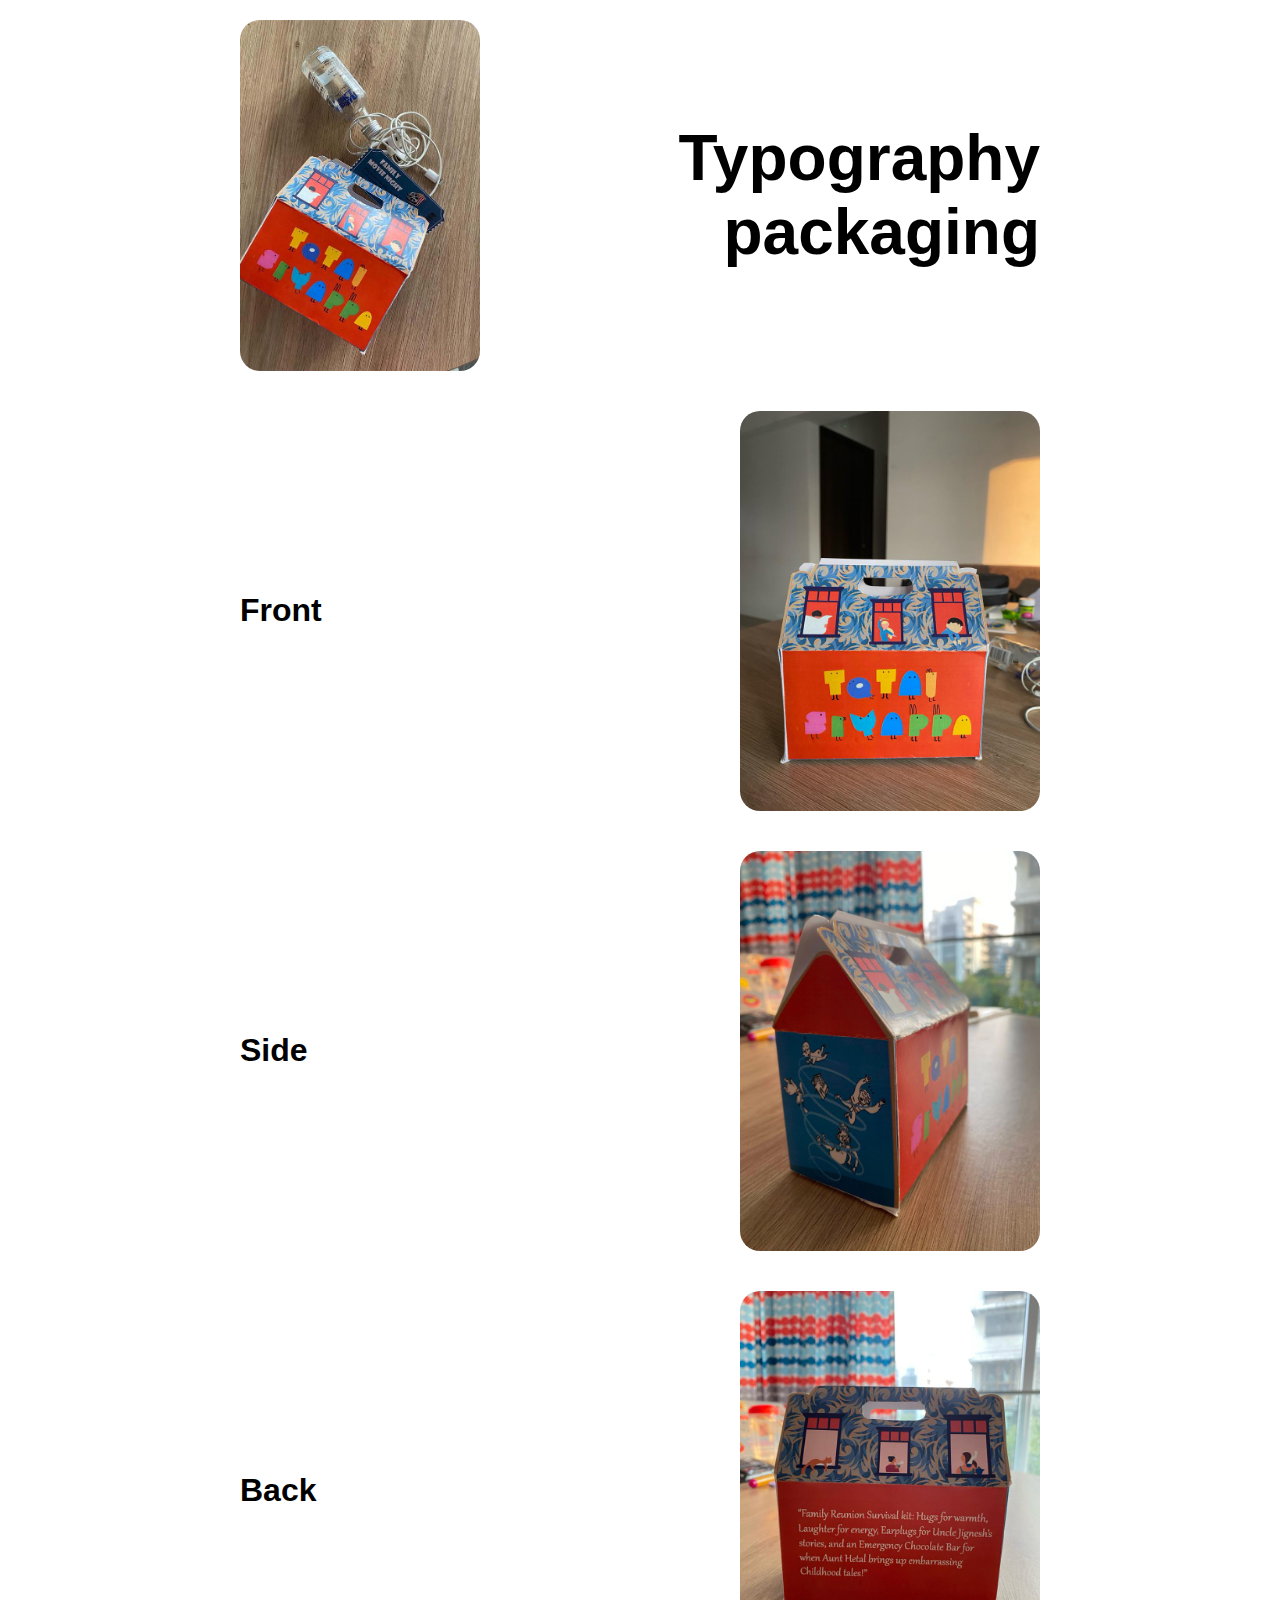
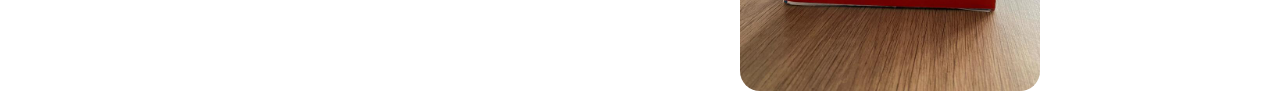
<file: project3.html>
<!DOCTYPE html>
<html lang="en">
<head>
    <meta charset="UTF-8">
    <meta name="viewport" content="width=device-width, initial-scale=1.0">
    <title>Book redesign</title>
    <link rel="stylesheet" href="style.css" />
</head>
<body>
    <div class="container">
        <img src="images/b734ecdc-d9ec-410d-b906-2d564fd3f7ac.jpg" alt="Figma" style="border-radius: 20px; max-width:30% ; height: auto;">
        <h1 class="right-heading">Typography packaging</h1> 
      </div>
      
      <div class="container">
        <h3 class="left-subheading">Front</h3>
        <img src="images/front packaging.jpg" alt="prototype" style="border-radius: 20px; max-width: 50%;
        height: 400px;">
        <!-- Add your content here -->
      </div>
      <div class="container">
        <h3 class="left-subheading">Side</h3>
        <img src="images/side packaging.jpg" alt="prototype" style="border-radius: 20px; max-width: 50%;
        height: 400px;">
        <!-- Add your content here -->
      </div>
      <div class="container">
        <h3 class="left-subheading">Back</h3>
        <img src="images/back packaging.jpg" alt="prototype" style="border-radius: 20px; max-width: 50%;
        height: 400px;">
        <!-- Add your content here -->
      </div>
</file>
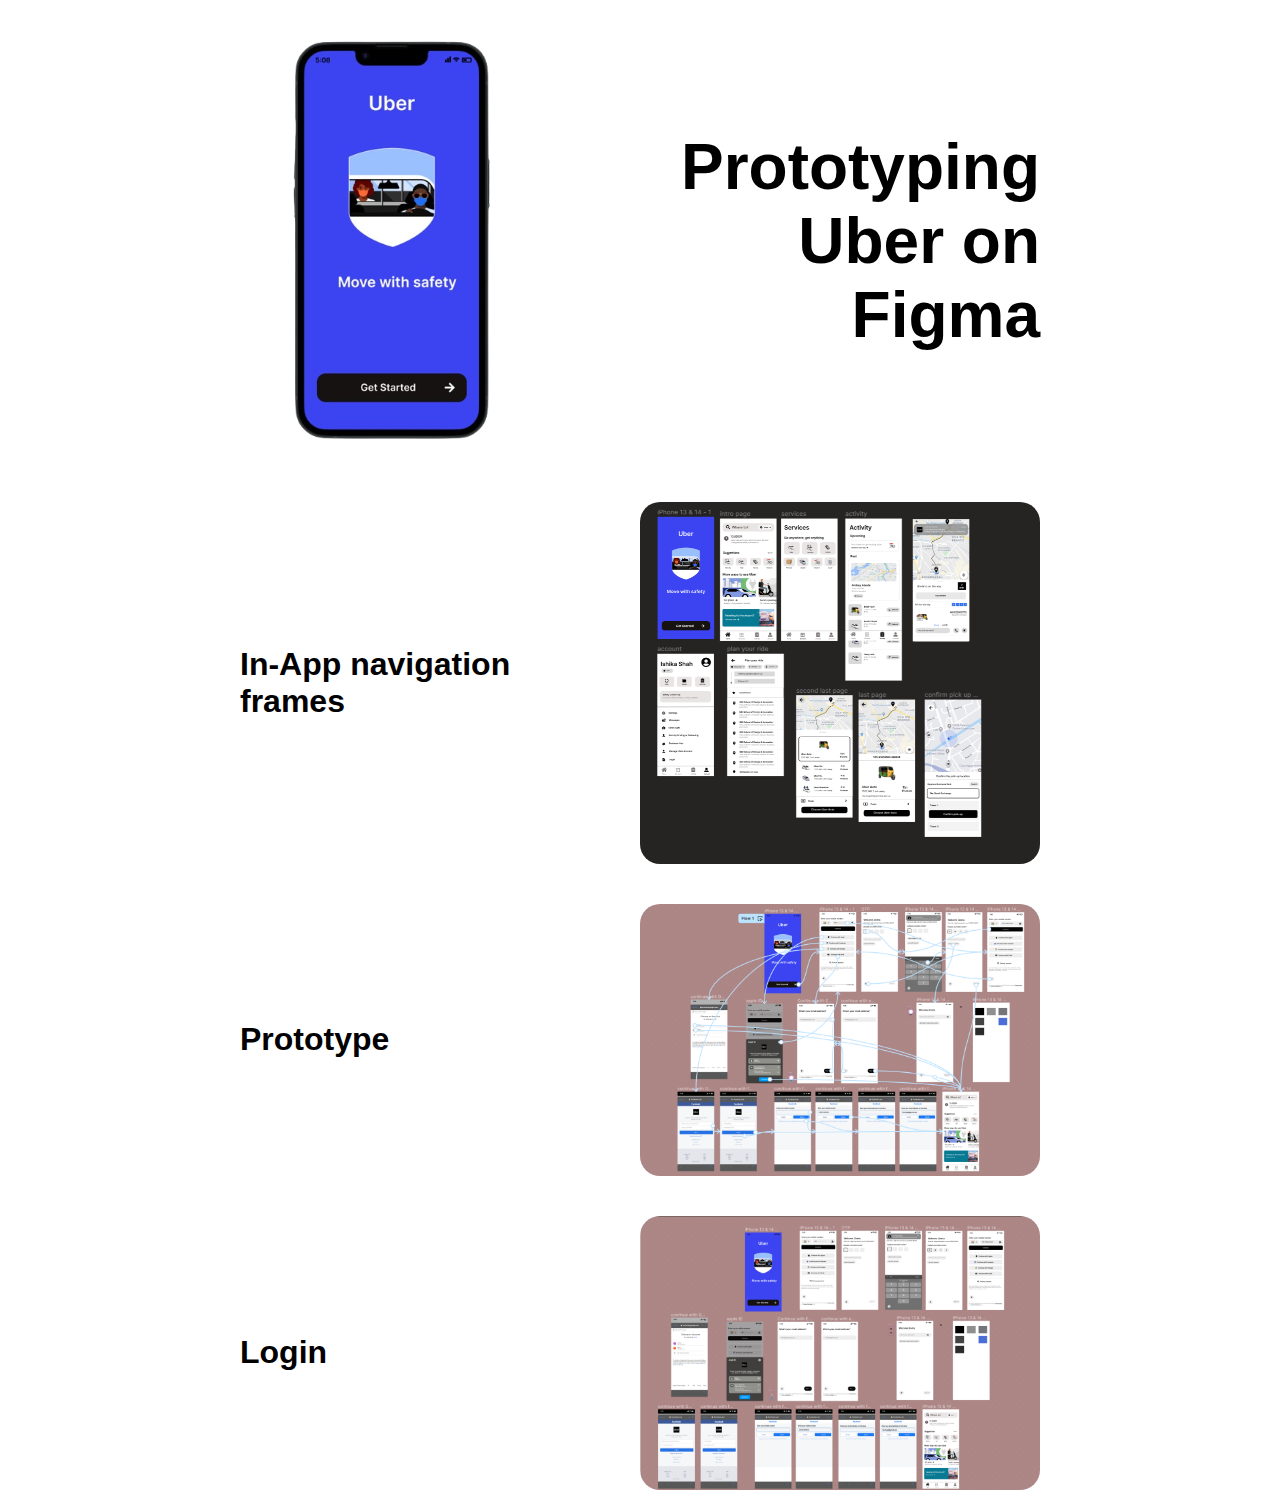
<file: projects.html>
<!DOCTYPE html>
<html lang="en">
<head>
    <meta charset="UTF-8">
    <meta name="viewport" content="width=device-width, initial-scale=1.0">
    <title>Figma project</title>
    <link rel="stylesheet" href="style.css" />
</head>
<body>
    <div class="container">
        <img src="images/figma new main.png" alt="Figma" style="border-radius: 20px; ">
        <h1 class="right-heading">Prototyping Uber on <br>Figma</h1> 
      </div>
      
      <div class="container">
        <h3 class="left-subheading">In-App navigation<br> frames</h3>
        <img src="images/10 pages.png" alt="prototype" style="border-radius: 20px; max-width: 50%;
        height: auto;">
        <!-- Add your content here -->
      </div>
      <div class="container">
        <h3 class="left-subheading">Prototype</h3>
        <img src="images/Prototype figma.png" alt="prototype" style="border-radius: 20px; max-width: 50%;
        height: auto;">
        <!-- Add your content here -->
      </div>
      <div class="container">
        <h3 class="left-subheading">Login</h3>
        <img src="images/Figma login.png" alt="prototype" style="border-radius: 20px; max-width: 50%;
        height: auto;">
        <!-- Add your content here -->
      </div>




    
    
          
        
    </div>

    
    
</body>
</html>
</file>
<file: style.css>
/* GENERAL */

@import url("https://fonts.googleapis.com/css2?family=Poppins:wght@300;400;500;600&display=swap");

* {
  margin: 0;
  padding: 0;
}

body {
  font-family: "Poppins", sans-serif;
}

html {
  scroll-behavior: smooth;
}

p {
  color: rgb(85, 85, 85);
}

/* TRANSITION */

a,
.btn {
  transition: all 300ms ease;
}

/* DESKTOP NAV */

nav,
.nav-links {
  display: flex;
}

nav {
  justify-content: space-around;
  align-items: center;
  height: 17vh;
}

.nav-links {
  gap: 2rem;
  list-style: none;
  font-size: 1.5rem;
}

a {
  color: black;
  text-decoration: none;
  text-decoration-color: white;
}

a:hover {
  color: grey;
  text-decoration: underline;
  text-underline-offset: 1rem;
  text-decoration-color: rgb(181, 181, 181);
}

.logo {
  font-size: 2rem;
}

.logo:hover {
  cursor: default;
}

/* HAMBURGER MENU */

#hamburger-nav {
  display: none;
}

.hamburger-menu {
  position: relative;
  display: inline-block;
}

.hamburger-icon {
  display: flex;
  flex-direction: column;
  justify-content: space-between;
  height: 24px;
  width: 30px;
  cursor: pointer;
}

.hamburger-icon span {
  width: 100%;
  height: 2px;
  background-color: black;
  transition: all 0.3 ease-in-out;
}

.menu-links {
  position: absolute;
  top: 100%;
  right: 0;
  background-color: white;
  width: fit-content;
  max-height: 0;
  overflow: hidden;
  transition: all 0.3 ease-in-out;
}

.menu-links a {
  display: block;
  padding: 10px;
  text-align: center;
  font-size: 1.5rem;
  color: black;
  text-decoration: none;
  transition: all 0.3 ease-in-out;
}

.menu-links li {
  list-style: none;
}

.menu-links.open {
  max-height: 300px;
}

.hamburger-icon.open span:first-child {
  transform: rotate(45deg) translate(10px, 5px);
}

.hamburger-icon.open span:nth-child(2) {
  opacity: 0;
}

.hamburger-icon.open span:last-child {
  transform: rotate(-45deg) translate(10px, -5px);
}

.hamburger-icon span:first-child {
  transform: none;
}

.hamburger-icon span:first-child {
  opacity: 1;
}

.hamburger-icon span:first-child {
  transform: none;
}

/* SECTIONS */

section {
  padding-top: 4vh;
  height: 96vh;
  margin: 0 10rem;
  box-sizing: border-box;
  min-height: fit-content;
}

.section-container {
  display: flex;
}

/* PROFILE SECTION */

#profile {
  display: flex;
  justify-content: center;
  gap: 5rem;
  height: 80vh;
}

.section__pic-container {
  display: flex;
  height: 400px;
  width: 400px;
  margin: auto 0;
  clip-path: circle();
}

.section__text {
  align-self: center;
  text-align: center;
}

.section__text p {
  font-weight: 600;
}

.section__text__p1 {
  text-align: center;
}

.section__text__p2 {
  font-size: 1.75rem;
  margin-bottom: 1rem;
}

.title {
  font-size: 3rem;
  text-align: center;
}

#socials-container {
  display: flex;
  justify-content: center;
  margin-top: 1rem;
  gap: 1rem;
}

/* ICONS */

.icon {
  cursor: pointer;
  height: 2rem;
}

/* BUTTONS */

.btn-container {
  display: flex;
  justify-content: center;
  gap: 1rem;
}

.btn {
  font-weight: 600;
  transition: all 300ms ease;
  padding: 1rem;
  width: 8rem;
  border-radius: 2rem;
}

.btn-color-1,
.btn-color-2 {
  border: rgb(53, 53, 53) 0.1rem solid;
}

.btn-color-1:hover,
.btn-color-2:hover {
  cursor: pointer;
}

.btn-color-1,
.btn-color-2:hover {
  background: rgb(53, 53, 53);
  color: white;
}

.btn-color-1:hover {
  background: rgb(0, 0, 0);
}

.btn-color-2 {
  background: none;
}

.btn-color-2:hover {
  border: rgb(255, 255, 255) 0.1rem solid;
}

.btn-container {
  gap: 1rem;
}

/* ABOUT SECTION */

#about {
  position: relative;
}

.about-containers {
  gap: 2rem;
  margin-bottom: 2rem;
  margin-top: 2rem;
}

.about-details-container {
  justify-content: center;
  flex-direction: column;
  
}

.about-containers,
.about-details-container {
  display: flex;
}

.about-pic {
  border-radius: 2rem;
}

.arrow {
  position: absolute;
  right: -5rem;
  bottom: 2.5rem;
}

.details-container {
  padding: 1.5rem;
  flex: 1;
  background: white;
  border-radius: 2rem;
  border: rgb(53, 53, 53) 0.1rem solid;
  border-color: rgb(163, 163, 163);
  text-align: center;
}

.section-container {
  gap: 4rem;
  height: 80%;
}

.section__pic-container {
  height: 400px;
  width: 400px;
  margin: auto 0;
}

/* EXPERIENCE SECTION */

#experience {
  position: relative;
}

.experience-sub-title {
  color: rgb(85, 85, 85);
  font-weight: 500;
  font-size: 1.75rem;
  margin-bottom: -2rem;
  margin-top: 0rem;
}

.experience-details-container {
  display: flex;
  justify-content: center;
  flex-direction: column;
}

.article-container {
  display: flex;
  text-align: initial;
  flex-wrap: wrap;
  flex-direction: row;
  gap: 2.5rem;
  justify-content: space-around;
}

article {
  display: flex;
  width: 10rem;
  justify-content: space-around;
  gap: 0.5rem;
}

article .icon {
  cursor: default;
}

/* PROJECTS SECTION */

#projects {
  position: relative;
}

.color-container {
  border-color: rgb(163, 163, 163);
  background: rgb(250, 250, 250);
}

.project-img {
  border-radius: 2rem;
  width: 90%;
  height: 90%;
}


.project-title {
  margin: 1rem;
  color: black;
}

.project-btn {
  color: black;
  border-color: rgb(163, 163, 163);
}

/* CONTACT */

#contact {
  display: flex;
  justify-content: center;
  flex-direction: column;
  height: 70vh;
}

.contact-info-upper-container {
  display: flex;
  justify-content: center;
  border-radius: 2rem;
  border: rgb(53, 53, 53) 0.1rem solid;
  border-color: rgb(163, 163, 163);
  background: (250, 250, 250);
  margin: 2rem auto;
  padding: 0.5rem;
}

.contact-info-container {
  display: flex;
  align-items: center;
  justify-content: center;
  gap: 0.5rem;
  margin: 1rem;
}

.contact-info-container p {
  font-size: larger;
}

.contact-icon {
  cursor: default;
}

.email-icon {
  height: 2.5rem;
}

/* FOOTER SECTION */

footer {
  height: 26vh;
  margin: 0 1rem;
}

footer p {
  text-align: center;
}
.row{
  display: flex;
  height: 88%;
 align-items: centre;
}
.col{
  flex-basis: 50%;
  text-align: center;
}
h1{
  font-size: 4rem;
}
body {
  margin: 0;
  font-family: Arial, sans-serif;
}

.container {
  max-width: 800px;
  margin: auto;
  text-align: right-centre;
}

.right-aligned-heading {
  text-align: right;
  font-weight: bold;
}
.p{
  font-size: 2rem;
}
.container {
  display: flex;
  align-items: center;
  justify-content: space-between;
  padding: 20px;
}

.right-heading {
  font-weight: bold;
  text-align: right;
}
body {
  margin: 0;
  font-family: Arial, sans-serif;
}

.container {
  display: flex;
  align-items: center;
  justify-content: space-between;
  padding: 20px;
}

.left-subheading {
  font-weight: bold;
  text-align: left;
font-size: 200%;
}
</file>
